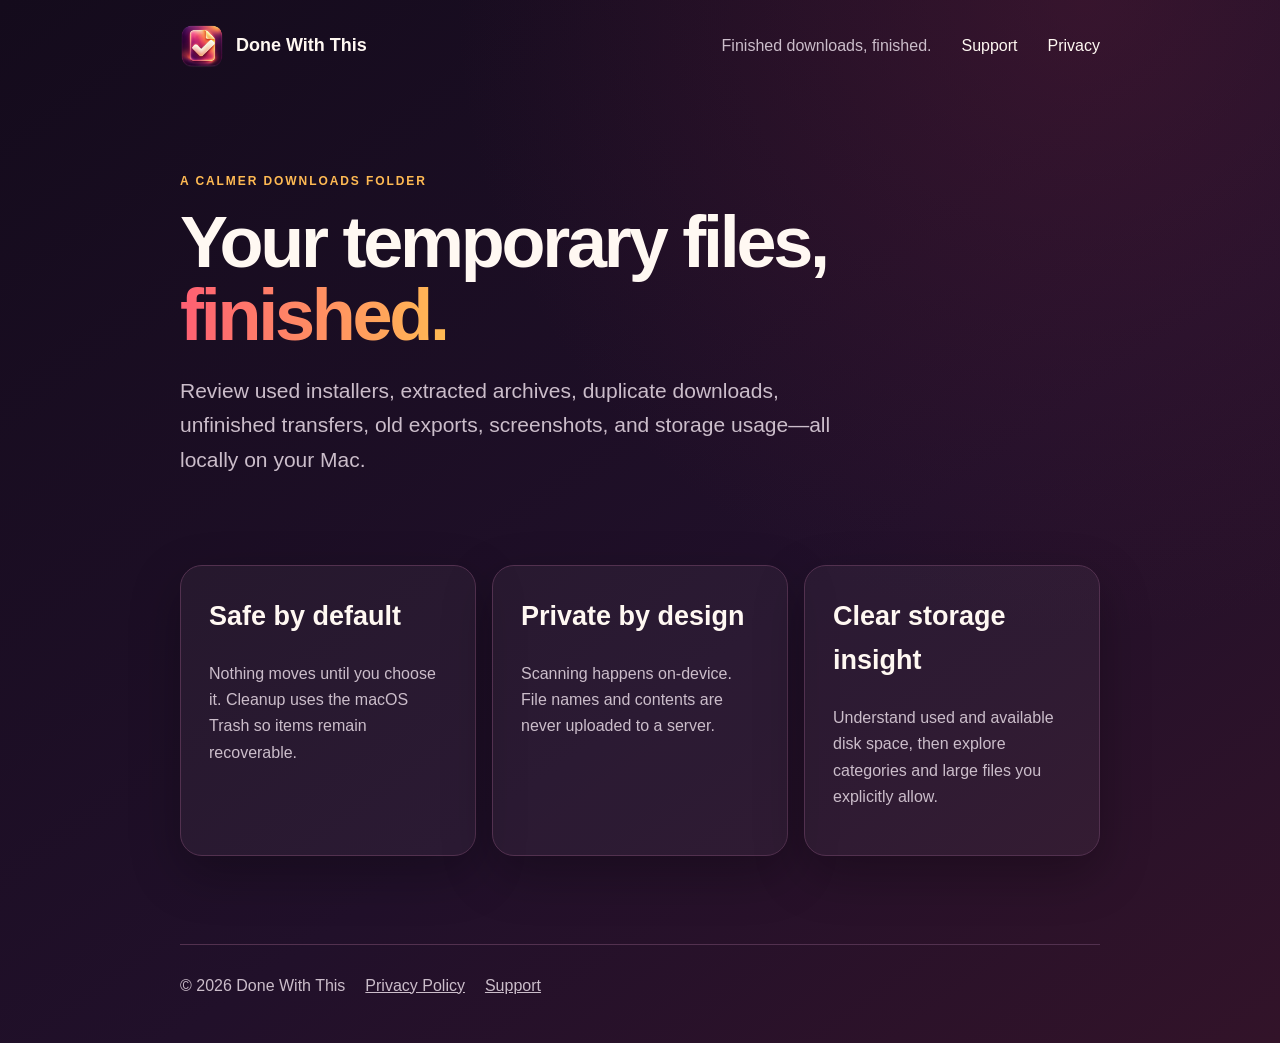
<file: index.html>
<!doctype html><html lang="en"><head><meta charset="utf-8"><meta name="viewport" content="width=device-width,initial-scale=1"><title>Done With This</title><meta name="description" content="Done With This keeps temporary downloads under control safely and privately on your Mac."><link rel="stylesheet" href="styles.css"></head><body>
<nav><img src="assets/done-with-this-logo.png" alt="Done With This icon"><strong>Done With This</strong><span>Finished downloads, finished.</span><a href="support.html">Support</a><a href="privacy.html">Privacy</a></nav>
<main><section class="hero"><div class="eyebrow">A calmer Downloads folder</div><h1>Your temporary files, <em>finished.</em></h1><p class="lead">Review used installers, extracted archives, duplicate downloads, unfinished transfers, old exports, screenshots, and storage usage—all locally on your Mac.</p></section>
<section class="grid"><article class="card"><h2>Safe by default</h2><p>Nothing moves until you choose it. Cleanup uses the macOS Trash so items remain recoverable.</p></article><article class="card"><h2>Private by design</h2><p>Scanning happens on-device. File names and contents are never uploaded to a server.</p></article><article class="card"><h2>Clear storage insight</h2><p>Understand used and available disk space, then explore categories and large files you explicitly allow.</p></article></section>
</main><footer><span>© 2026 Done With This</span><a href="privacy.html">Privacy Policy</a><a href="support.html">Support</a></footer></body></html>
</file>
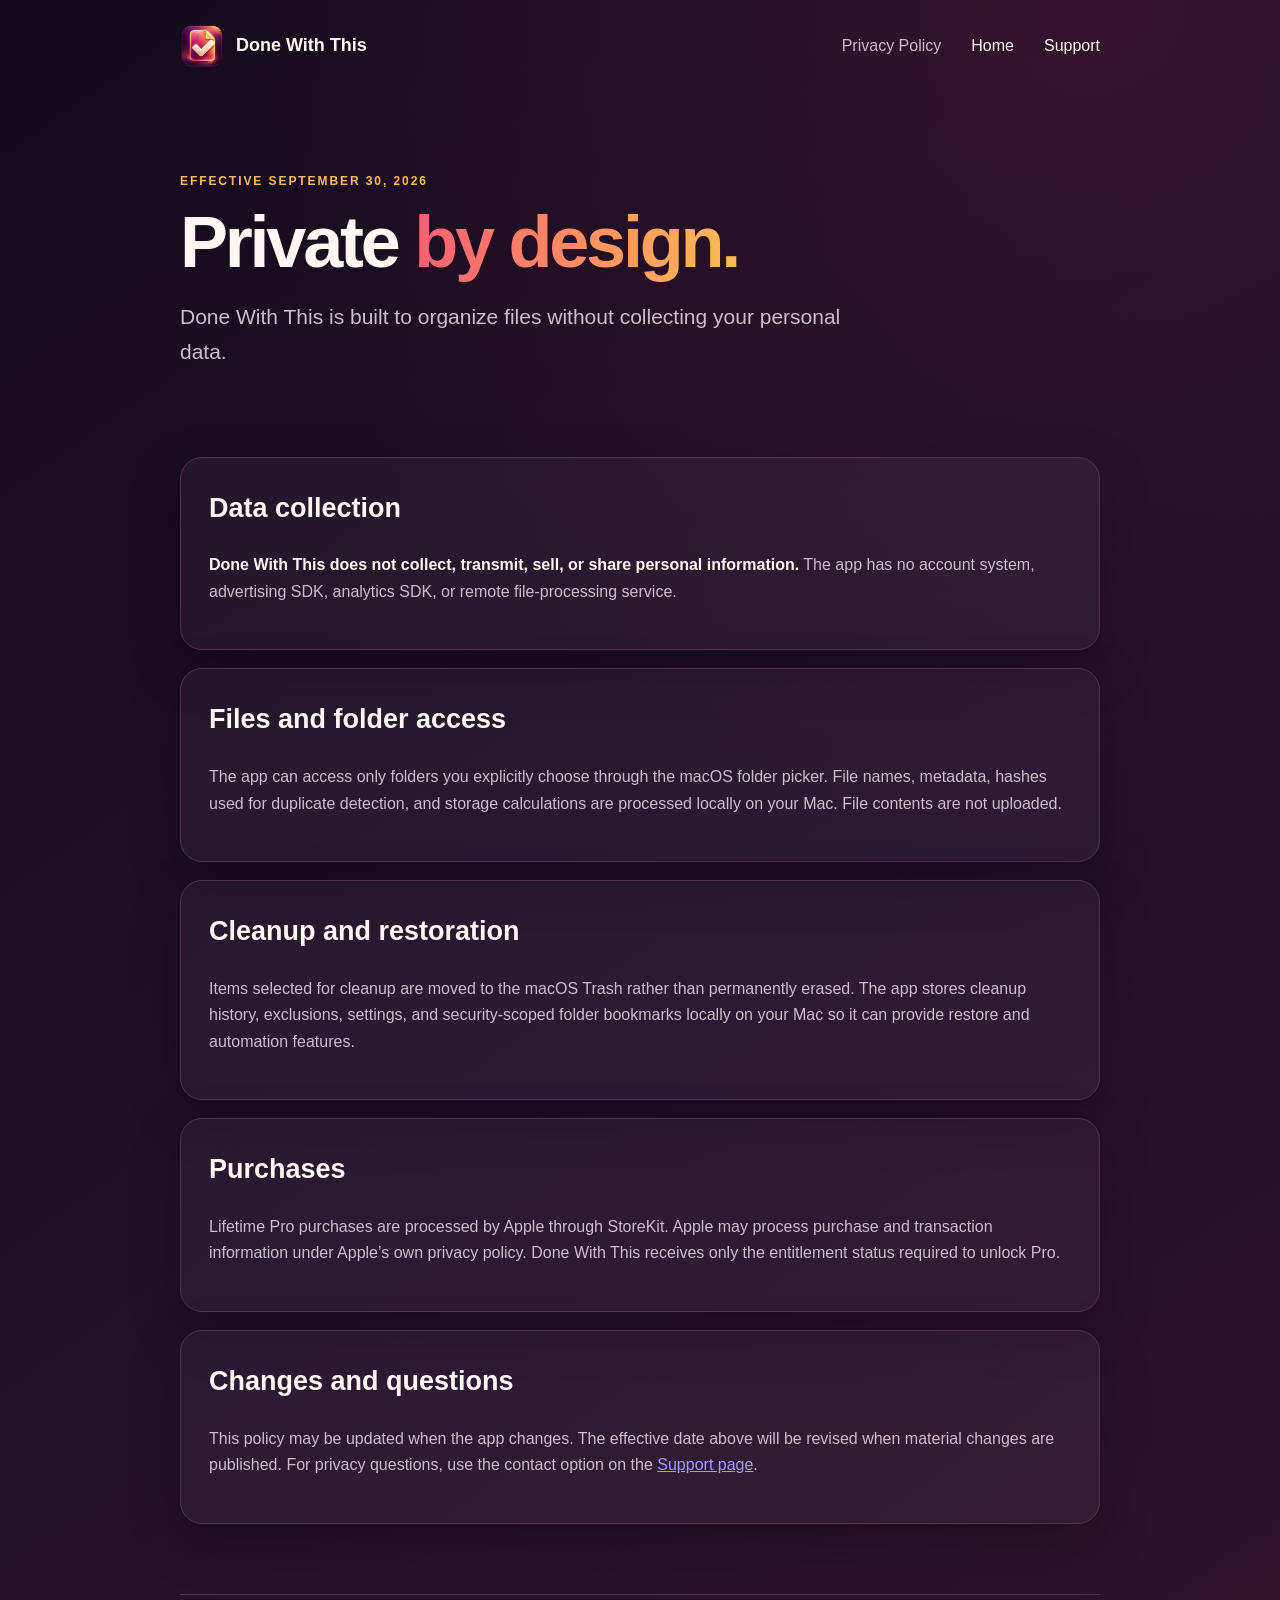
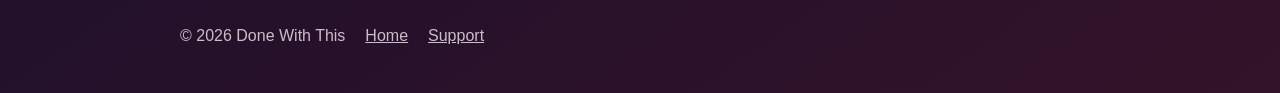
<file: privacy.html>
<!doctype html><html lang="en"><head><meta charset="utf-8"><meta name="viewport" content="width=device-width,initial-scale=1"><title>Privacy Policy — Done With This</title><link rel="stylesheet" href="styles.css"></head><body>
<nav><img src="assets/done-with-this-logo.png" alt="Done With This icon"><strong>Done With This</strong><span>Privacy Policy</span><a href="index.html">Home</a><a href="support.html">Support</a></nav>
<main><section class="hero"><div class="eyebrow">Effective September 30, 2026</div><h1>Private <em>by design.</em></h1><p class="lead">Done With This is built to organize files without collecting your personal data.</p></section>
<section class="card"><h2>Data collection</h2><p><strong>Done With This does not collect, transmit, sell, or share personal information.</strong> The app has no account system, advertising SDK, analytics SDK, or remote file-processing service.</p></section>
<section class="card"><h2>Files and folder access</h2><p>The app can access only folders you explicitly choose through the macOS folder picker. File names, metadata, hashes used for duplicate detection, and storage calculations are processed locally on your Mac. File contents are not uploaded.</p></section>
<section class="card"><h2>Cleanup and restoration</h2><p>Items selected for cleanup are moved to the macOS Trash rather than permanently erased. The app stores cleanup history, exclusions, settings, and security-scoped folder bookmarks locally on your Mac so it can provide restore and automation features.</p></section>
<section class="card"><h2>Purchases</h2><p>Lifetime Pro purchases are processed by Apple through StoreKit. Apple may process purchase and transaction information under Apple’s own privacy policy. Done With This receives only the entitlement status required to unlock Pro.</p></section>
<section class="card"><h2>Changes and questions</h2><p>This policy may be updated when the app changes. The effective date above will be revised when material changes are published. For privacy questions, use the contact option on the <a href="support.html">Support page</a>.</p></section>
</main><footer><span>© 2026 Done With This</span><a href="index.html">Home</a><a href="support.html">Support</a></footer></body></html>
</file>
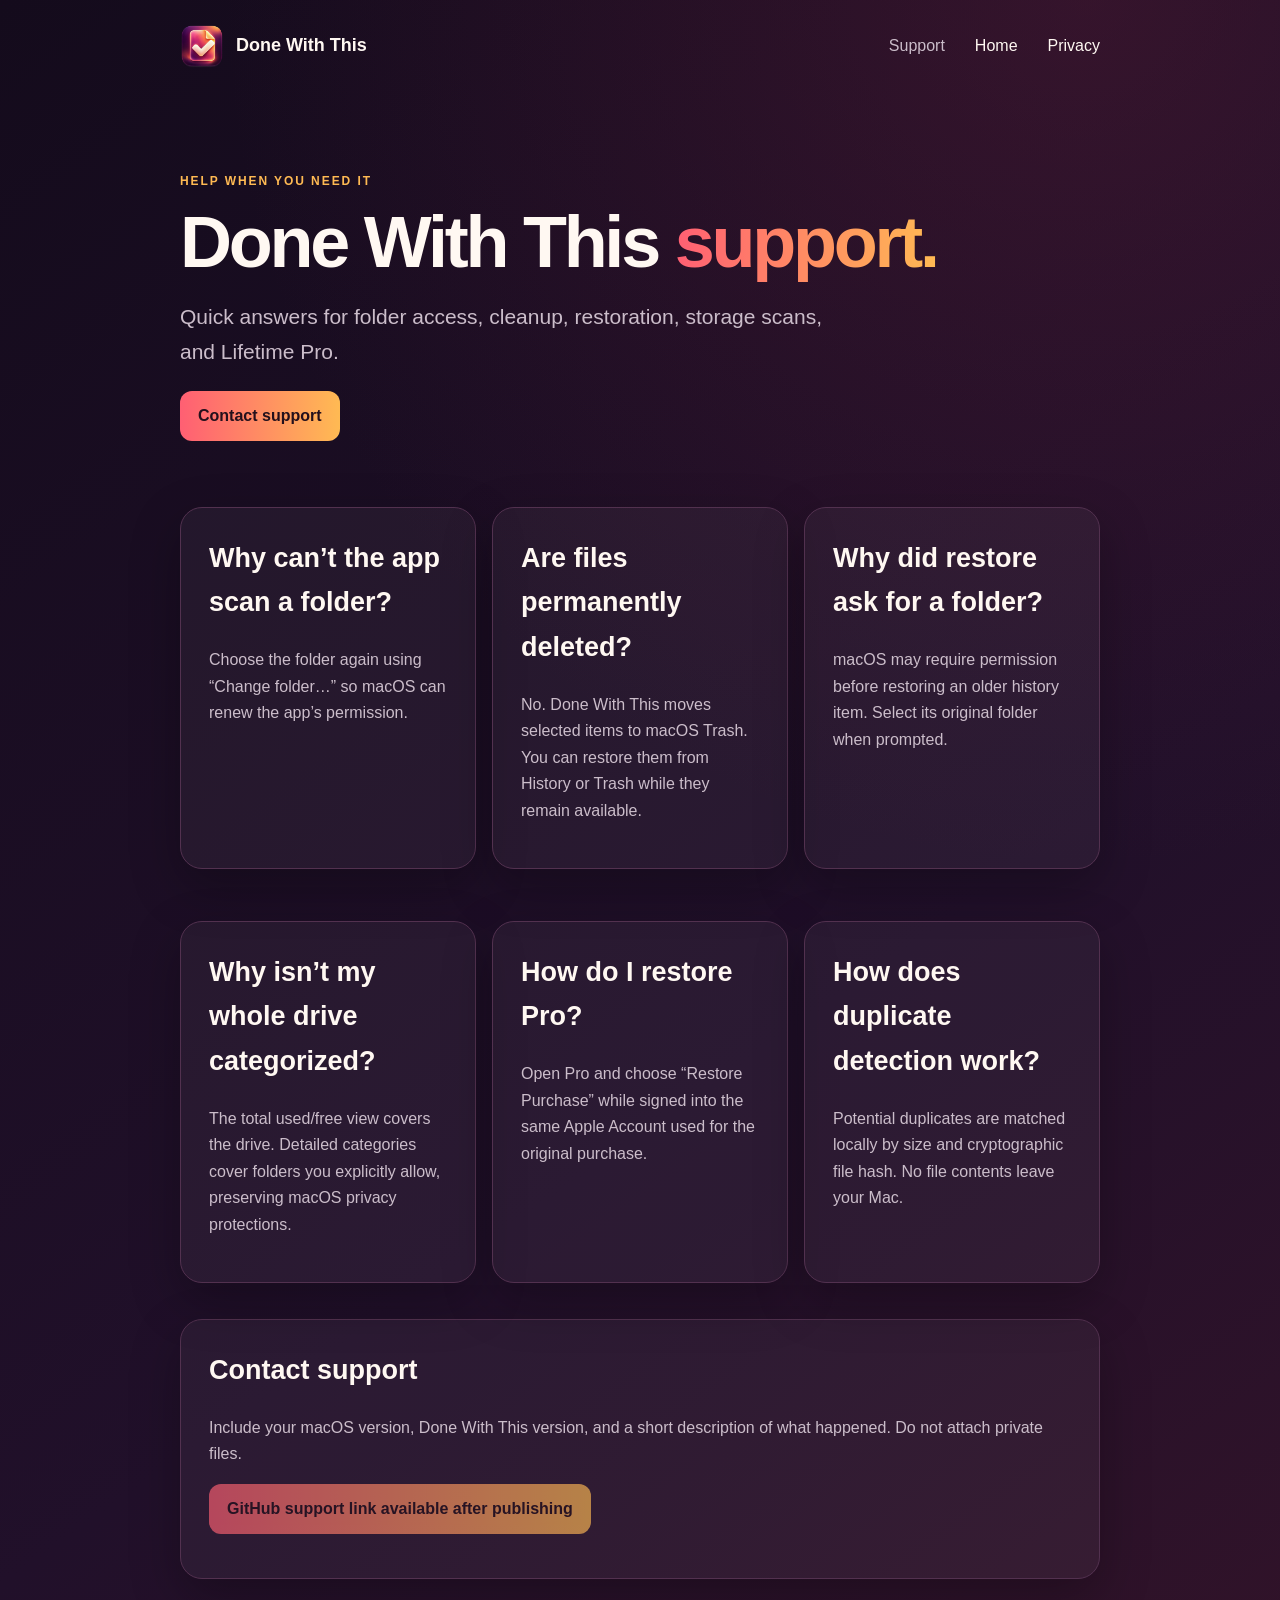
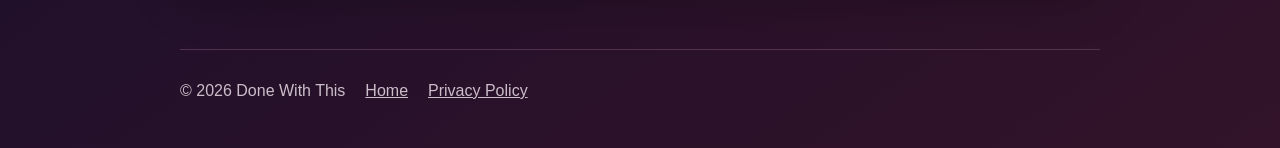
<file: support.html>
<!doctype html><html lang="en"><head><meta charset="utf-8"><meta name="viewport" content="width=device-width,initial-scale=1"><title>Support — Done With This</title><link rel="stylesheet" href="styles.css"></head><body>
<nav><img src="assets/done-with-this-logo.png" alt="Done With This icon"><strong>Done With This</strong><span>Support</span><a href="index.html">Home</a><a href="privacy.html">Privacy</a></nav>
<main><section class="hero"><div class="eyebrow">Help when you need it</div><h1>Done With This <em>support.</em></h1><p class="lead">Quick answers for folder access, cleanup, restoration, storage scans, and Lifetime Pro.</p><a class="button" id="issues" href="#contact">Contact support</a></section>
<section class="grid"><article class="card"><h2>Why can’t the app scan a folder?</h2><p>Choose the folder again using “Change folder…” so macOS can renew the app’s permission.</p></article><article class="card"><h2>Are files permanently deleted?</h2><p>No. Done With This moves selected items to macOS Trash. You can restore them from History or Trash while they remain available.</p></article><article class="card"><h2>Why did restore ask for a folder?</h2><p>macOS may require permission before restoring an older history item. Select its original folder when prompted.</p></article><article class="card"><h2>Why isn’t my whole drive categorized?</h2><p>The total used/free view covers the drive. Detailed categories cover folders you explicitly allow, preserving macOS privacy protections.</p></article><article class="card"><h2>How do I restore Pro?</h2><p>Open Pro and choose “Restore Purchase” while signed into the same Apple Account used for the original purchase.</p></article><article class="card"><h2>How does duplicate detection work?</h2><p>Potential duplicates are matched locally by size and cryptographic file hash. No file contents leave your Mac.</p></article></section>
<section class="card" id="contact"><h2>Contact support</h2><p>Include your macOS version, Done With This version, and a short description of what happened. Do not attach private files.</p><p><a id="issue-link" class="button" href="#">Open a GitHub support issue</a></p></section>
<script>const p=location.pathname.split('/').filter(Boolean);const owner=location.hostname.split('.')[0];const repo=p[0];const link=document.getElementById('issue-link');if(location.hostname.endsWith('github.io')&&owner&&repo){link.href=`https://github.com/${owner}/${repo}/issues/new?labels=support&template=bug_report.md`}else{link.textContent='GitHub support link available after publishing';link.style.opacity='.65';link.removeAttribute('href')}document.getElementById('issues').onclick=()=>{document.getElementById('contact').scrollIntoView({behavior:'smooth'})}</script>
</main><footer><span>© 2026 Done With This</span><a href="index.html">Home</a><a href="privacy.html">Privacy Policy</a></footer></body></html>
</file>
<file: styles.css>
:root { color-scheme: dark; --bg:#160d1d; --panel:#25152d; --text:#fff8f2; --muted:#cbbdca; --coral:#ff5f73; --gold:#ffba53; --line:#52314f; }
* { box-sizing: border-box; }
body { margin:0; font:16px/1.65 -apple-system,BlinkMacSystemFont,"SF Pro Text",sans-serif; color:var(--text); background:radial-gradient(circle at 85% 0,#6b213e55,transparent 42%),linear-gradient(145deg,#140b1c,#21102a 60%,#321329); min-height:100vh; }
nav,main,footer { width:min(920px,calc(100% - 40px)); margin:auto; }
nav { display:flex; align-items:center; gap:12px; padding:24px 0; }
nav img { width:44px; height:44px; border-radius:11px; }
nav strong { font-size:18px; } nav span { color:var(--muted); margin-left:auto; } nav a { color:var(--text); text-decoration:none; margin-left:18px; }
.hero { padding:80px 0 48px; max-width:760px; }
.eyebrow { color:var(--gold); text-transform:uppercase; font-size:12px; font-weight:800; letter-spacing:.16em; }
h1 { font-size:clamp(42px,7vw,72px); line-height:1.02; margin:14px 0 20px; letter-spacing:-.045em; }
h1 em { font-style:normal; background:linear-gradient(90deg,var(--coral),var(--gold)); color:transparent; -webkit-background-clip:text; background-clip:text; }
.lead { font-size:21px; color:var(--muted); max-width:680px; }
.card { background:#ffffff0b; border:1px solid var(--line); border-radius:22px; padding:28px; margin:18px 0; box-shadow:0 18px 50px #0004; }
h2 { margin-top:0; font-size:27px; } h3 { margin-bottom:4px; } p,li { color:var(--muted); } strong { color:var(--text); }
.grid { display:grid; grid-template-columns:repeat(auto-fit,minmax(240px,1fr)); gap:16px; }
.button { display:inline-block; color:#24101c; font-weight:800; text-decoration:none; padding:12px 18px; border-radius:12px; background:linear-gradient(90deg,var(--coral),var(--gold)); }
footer { border-top:1px solid var(--line); color:var(--muted); margin-top:70px; padding:28px 0 44px; display:flex; gap:20px; }
footer a { color:var(--muted); }
@media(max-width:600px){ nav span{display:none}.hero{padding-top:45px} footer{flex-direction:column} }
</file>
